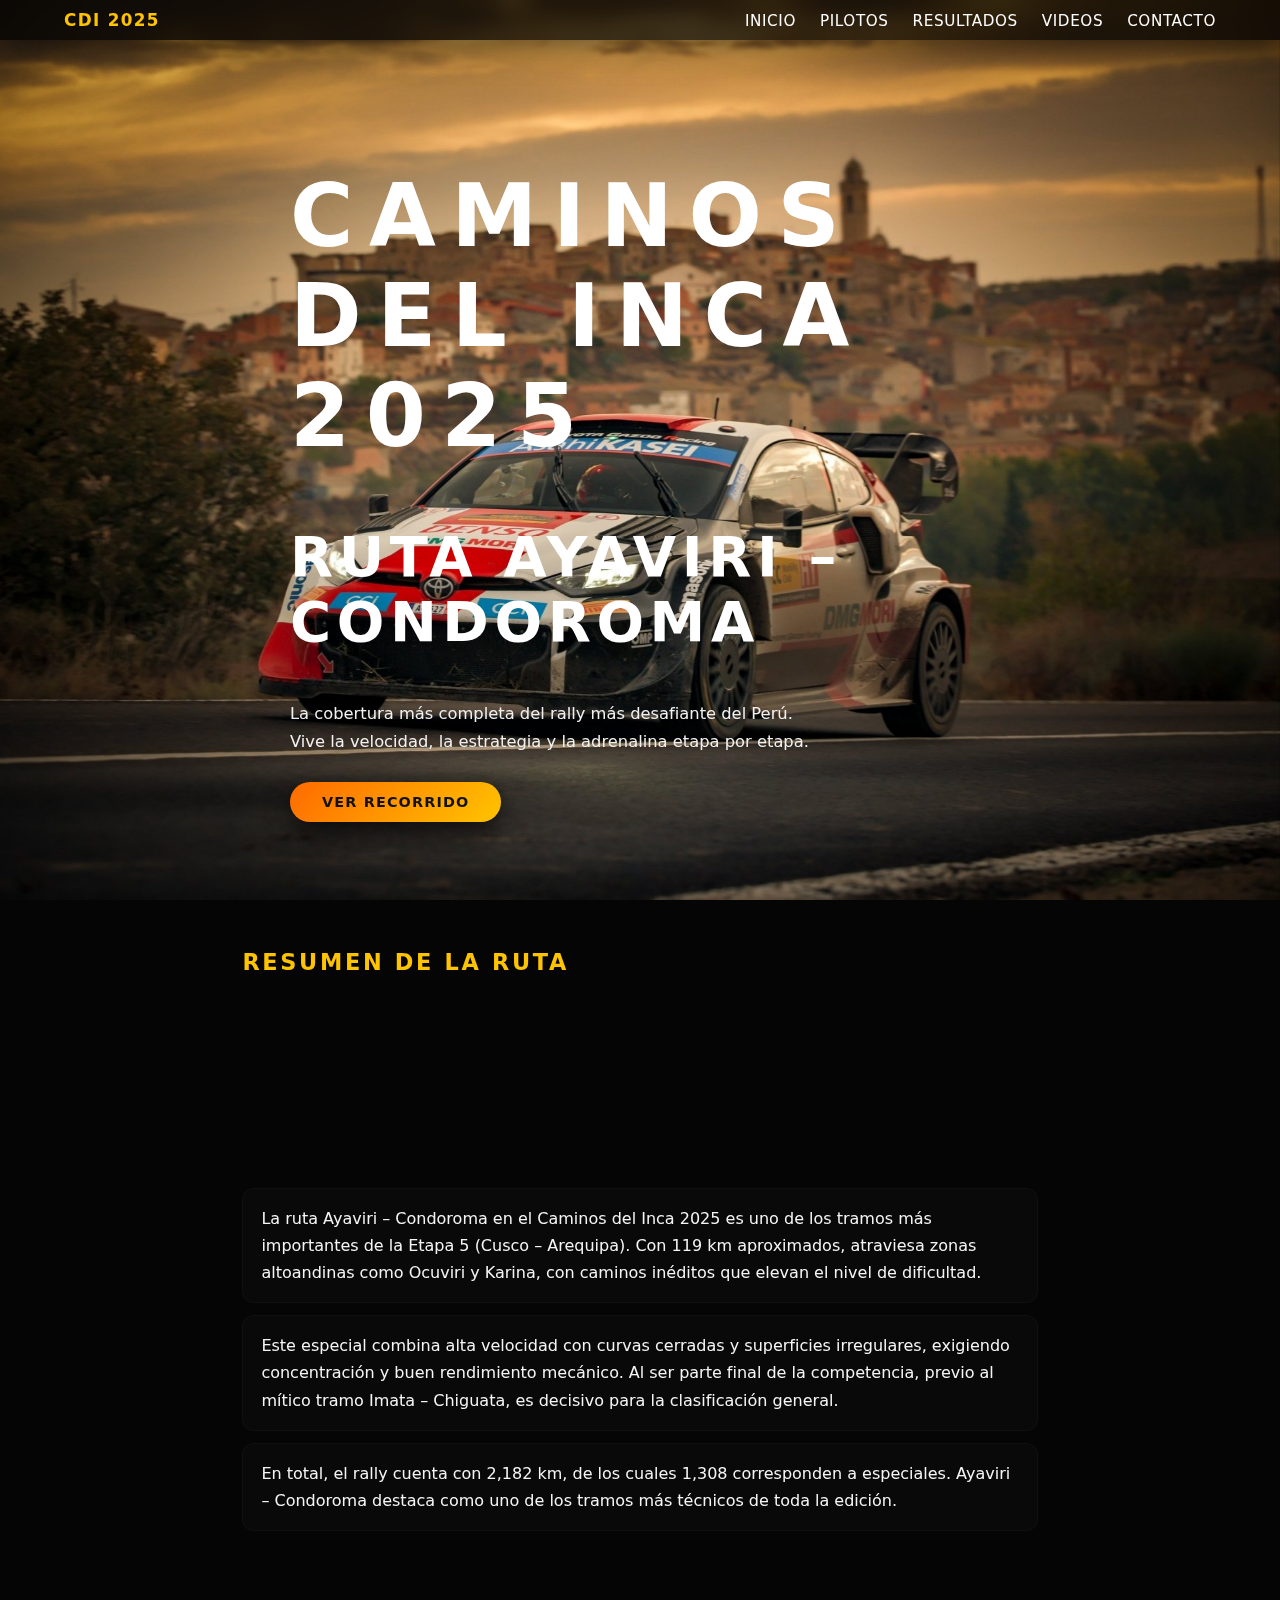
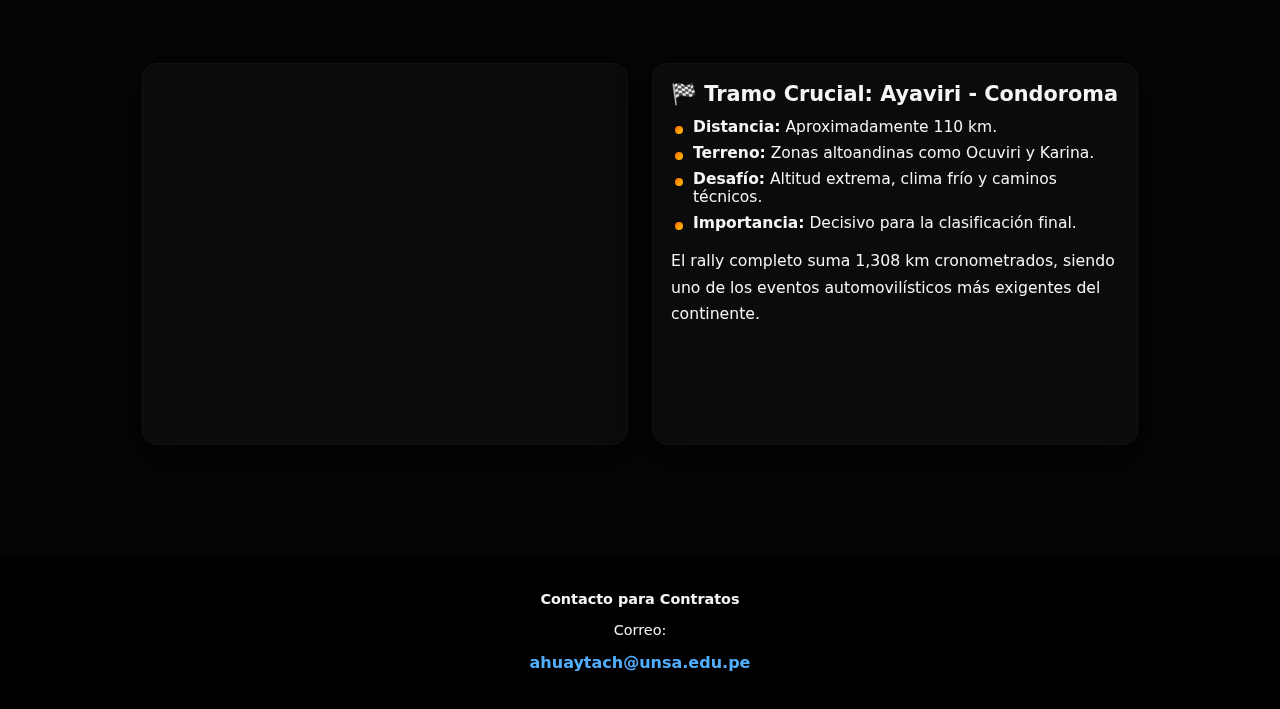
<file: index.html>
<!DOCTYPE html>
<html lang="es">
<head>
    <meta charset="UTF-8">
    <meta name="viewport" content="width=device-width, initial-scale=1.0">
    <title>Caminos del Inca 2025</title>
    <link rel="stylesheet" href="styles.css">
</head>
<body>

    

    <nav class="navbar">
        <div class="nav-container">
            <a class="logo" href="#">CDI 2025</a>
            <ul class="nav-links">
                <li><a href="#">Inicio</a></li>
                <li><a href="Pilotos.html">Pilotos</a></li>
                <li><a href="Resultados.html">Resultados</a></li>
                <li><a href="Videos.html">Videos</a></li>
                <li><a href="contacto.html">Contacto</a></li>
            </ul>
        </div>
    </nav>

    <div class="fondo">
        <img class="img-fondo" src="Rallyfnd9.jpg" alt="">
        <img class="img-encima" src="Rallyfnd8.jpg" alt="">
    </div>

    <header class="hero">
        <div class="hero-overlay"></div>
        <div class="hero-content">
            <h1>CAMINOS DEL INCA 2025</h1>
            <h2>RUTA AYAVIRI – CONDOROMA</h2>
            <p class="hero-intro">
                La cobertura más completa del rally más desafiante del Perú. Vive la velocidad,
                la estrategia y la adrenalina etapa por etapa.
            </p>
            <a class="btn-primary" href="#resumen">Ver recorrido</a>
        </div>
    </header>

    <main>

        <section id="resumen" class="section resumen">
            <h2>Resumen de la Ruta</h2>
<div id="trigger-fundido"></div>
            <p>
                La ruta Ayaviri – Condoroma en el Caminos del Inca 2025 es uno de los tramos más importantes de la Etapa 5 
                (Cusco – Arequipa). Con 119 km aproximados, atraviesa zonas altoandinas como Ocuviri y Karina,
                con caminos inéditos que elevan el nivel de dificultad.
            </p>

            <p>
                Este especial combina alta velocidad con curvas cerradas y superficies irregulares, exigiendo concentración y buen rendimiento mecánico.
                Al ser parte final de la competencia, previo al mítico tramo Imata – Chiguata, es decisivo para la clasificación general.
            </p>

            <p>
                En total, el rally cuenta con 2,182 km, de los cuales 1,308 corresponden a especiales. Ayaviri – Condoroma
                destaca como uno de los tramos más técnicos de toda la edición.
            </p>
        </section>

        <section class="section mapa-descripcion">
            <div class="map-container">
                <iframe 
                    src="https://www.google.com/maps/d/u/1/embed?mid=1bZTqvRNi58MLrZ5QdzgRr9U2xJ046dk&ehbc=2E312F"
                    loading="lazy">
                </iframe>
            </div>

            <div class="descripcion-container">
                <h3>🏁 Tramo Crucial: Ayaviri - Condoroma</h3>

                <ul>
                    <li><strong>Distancia:</strong> Aproximadamente 110 km.</li>
                    <li><strong>Terreno:</strong> Zonas altoandinas como Ocuviri y Karina.</li>
                    <li><strong>Desafío:</strong> Altitud extrema, clima frío y caminos técnicos.</li>
                    <li><strong>Importancia:</strong> Decisivo para la clasificación final.</li>
                </ul>

                <p>
                    El rally completo suma 1,308 km cronometrados, siendo uno de los eventos automovilísticos más exigentes del continente.
                </p>
            </div>
        </section>

    </main>


    <footer class="site-footer">
        <div class="footer-content">
            <p><strong>Contacto para Contratos</strong></p>
            <p>Correo:</p>
            <p>
                <a href="mailto:ahuaytach@unsa.edu.pe">ahuaytach@unsa.edu.pe</a>
            </p>
        </div>
    </footer>

    <script src="app2.js"></script>
</body>
</html>
</file>
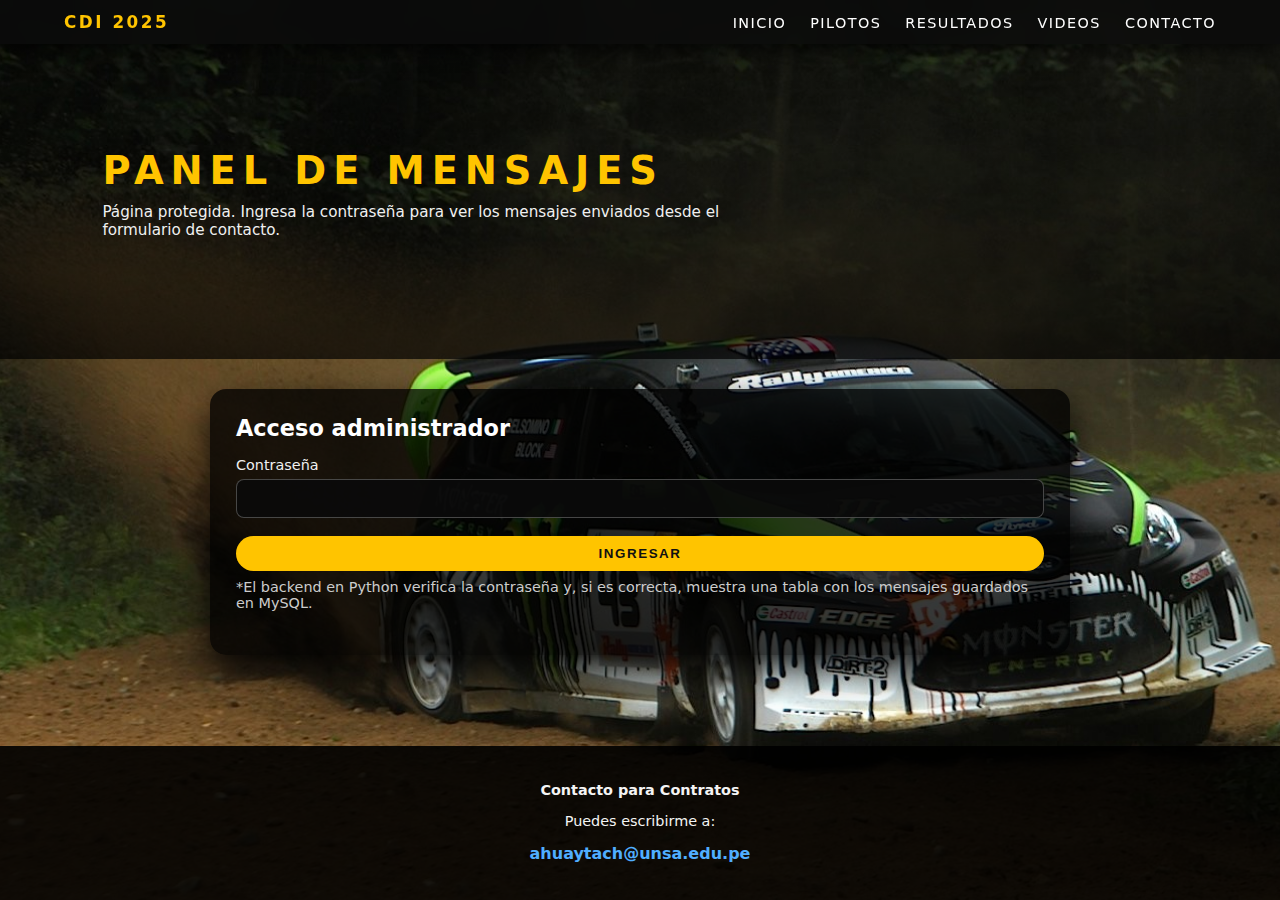
<file: admin_mensajes.html>
<!DOCTYPE html>
<html lang="es">
<head>
    <meta charset="UTF-8">
    <meta name="viewport" content="width=device-width, initial-scale=1.0">
    <title>Panel de mensajes - CDI 2025</title>
    <link rel="stylesheet" href="styles6.css">
</head>
<body>

    <nav class="navbar">
        <div class="nav-container">
            <a class="logo" href="index.html">CDI 2025</a>
            <ul class="nav-links">
                <li><a href="index.html">Inicio</a></li>
                <li><a href="Pilotos.html">Pilotos</a></li>
                <li><a href="Resultados.html">Resultados</a></li>
                <li><a href="Videos.html">Videos</a></li>
                <li><a href="contacto.html">Contacto</a></li>
            </ul>
        </div>
    </nav>

    <header class="sub-hero contacto-hero">
        <div class="hero-overlay"></div>
        <div class="sub-hero-content">
            <h1>Panel de mensajes</h1>
            <p>Página protegida. Ingresa la contraseña para ver los mensajes enviados desde el formulario de contacto.</p>
        </div>
    </header>

    <main>
        <section class="page-section">
            <div class="contact-card">
                <h2>Acceso administrador</h2>

                <form class="contact-form" action="http://localhost:8000/admin" method="POST">
                    <div class="form-group">
                        <label for="pass">Contraseña</label>
                        <input id="pass" name="password" type="password" required>
                    </div>

                    <button type="submit" class="btn-enviar">Ingresar</button>
                </form>

                <p class="admin-note">
                    *El backend en Python verifica la contraseña y, si es correcta, muestra una tabla con los mensajes
                    guardados en MySQL.
                </p>
            </div>
        </section>
    </main>

    <footer class="site-footer">
        <div class="footer-content">
            <p><strong>Contacto para Contratos</strong></p>
            <p>Puedes escribirme a:</p>
            <p>
                <a href="mailto:ahuaytach@unsa.edu.pe">ahuaytach@unsa.edu.pe</a>
            </p>
        </div>
    </footer>

</body>
</html>
</file>
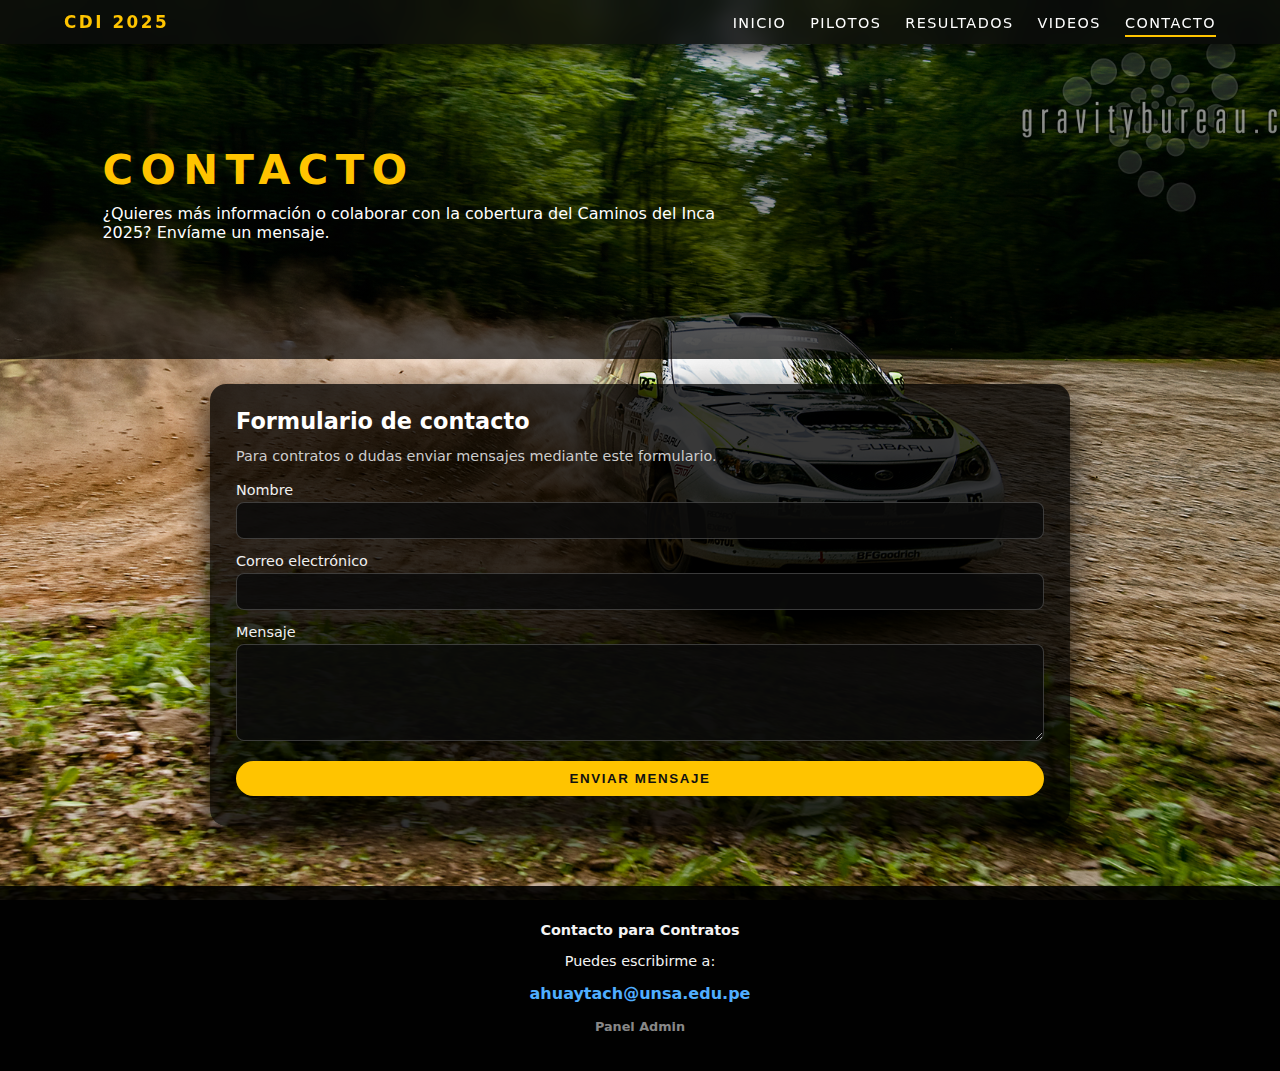
<file: contacto.html>
<!DOCTYPE html>
<html lang="es">
<head>
    <meta charset="UTF-8">
    <meta name="viewport" content="width=device-width, initial-scale=1.0">
    <title>Contacto - CDI 2025</title>
    <link rel="stylesheet" href="styles5.css">
</head>
<body>

    <nav class="navbar">
        <div class="nav-container">
            <a class="logo" href="index.html">CDI 2025</a>
            <ul class="nav-links">
                <li><a href="index.html">Inicio</a></li>
                <li><a href="Pilotos.html">Pilotos</a></li>
                <li><a href="Resultados.html">Resultados</a></li>
                <li><a href="Videos.html">Videos</a></li>
                <li><a class="active" href="contacto.html">Contacto</a></li>
            </ul>
        </div>
    </nav>

    <header class="sub-hero contacto-hero">
        <div class="hero-overlay"></div>
        <div class="sub-hero-content">
            <h1>Contacto</h1>
            <p>¿Quieres más información o colaborar con la cobertura del Caminos del Inca 2025? Envíame un mensaje.</p>
        </div>
    </header>

    <main>
        <section class="page-section">
            <div class="contact-card">
                <h2>Formulario de contacto</h2>
                <p class="contact-desc">
                    Para contratos o dudas enviar mensajes mediante este formulario.
                </p>

                <form class="contact-form" action="http://localhost:8000/enviar" method="POST">
                    <div class="form-group">
                        <label for="nombre">Nombre</label>
                        <input id="nombre" name="nombre" type="text" required>
                    </div>

                    <div class="form-group">
                        <label for="correo">Correo electrónico</label>
                        <input id="correo" name="correo" type="email" required>
                    </div>

                    <div class="form-group">
                        <label for="mensaje">Mensaje</label>
                        <textarea id="mensaje" name="mensaje" rows="5" required></textarea>
                    </div>

                    <button type="submit" class="btn-enviar">Enviar mensaje</button>
                </form>
            </div>
        </section>
    </main>

    <footer class="site-footer">
        <div class="footer-content">
            <p><strong>Contacto para Contratos</strong></p>
            <p>Puedes escribirme a:</p>
            <p>
                <a href="mailto:ahuaytach@unsa.edu.pe">ahuaytach@unsa.edu.pe</a>
            </p>
        </div>
        <p>
    <a href="admin_mensajes.html" style="
        color: #888; 
        font-size: 0.8rem; 
        text-decoration: none;
        ">Panel Admin</a>
    </p>

    </footer>

</body>
</html>
</file>
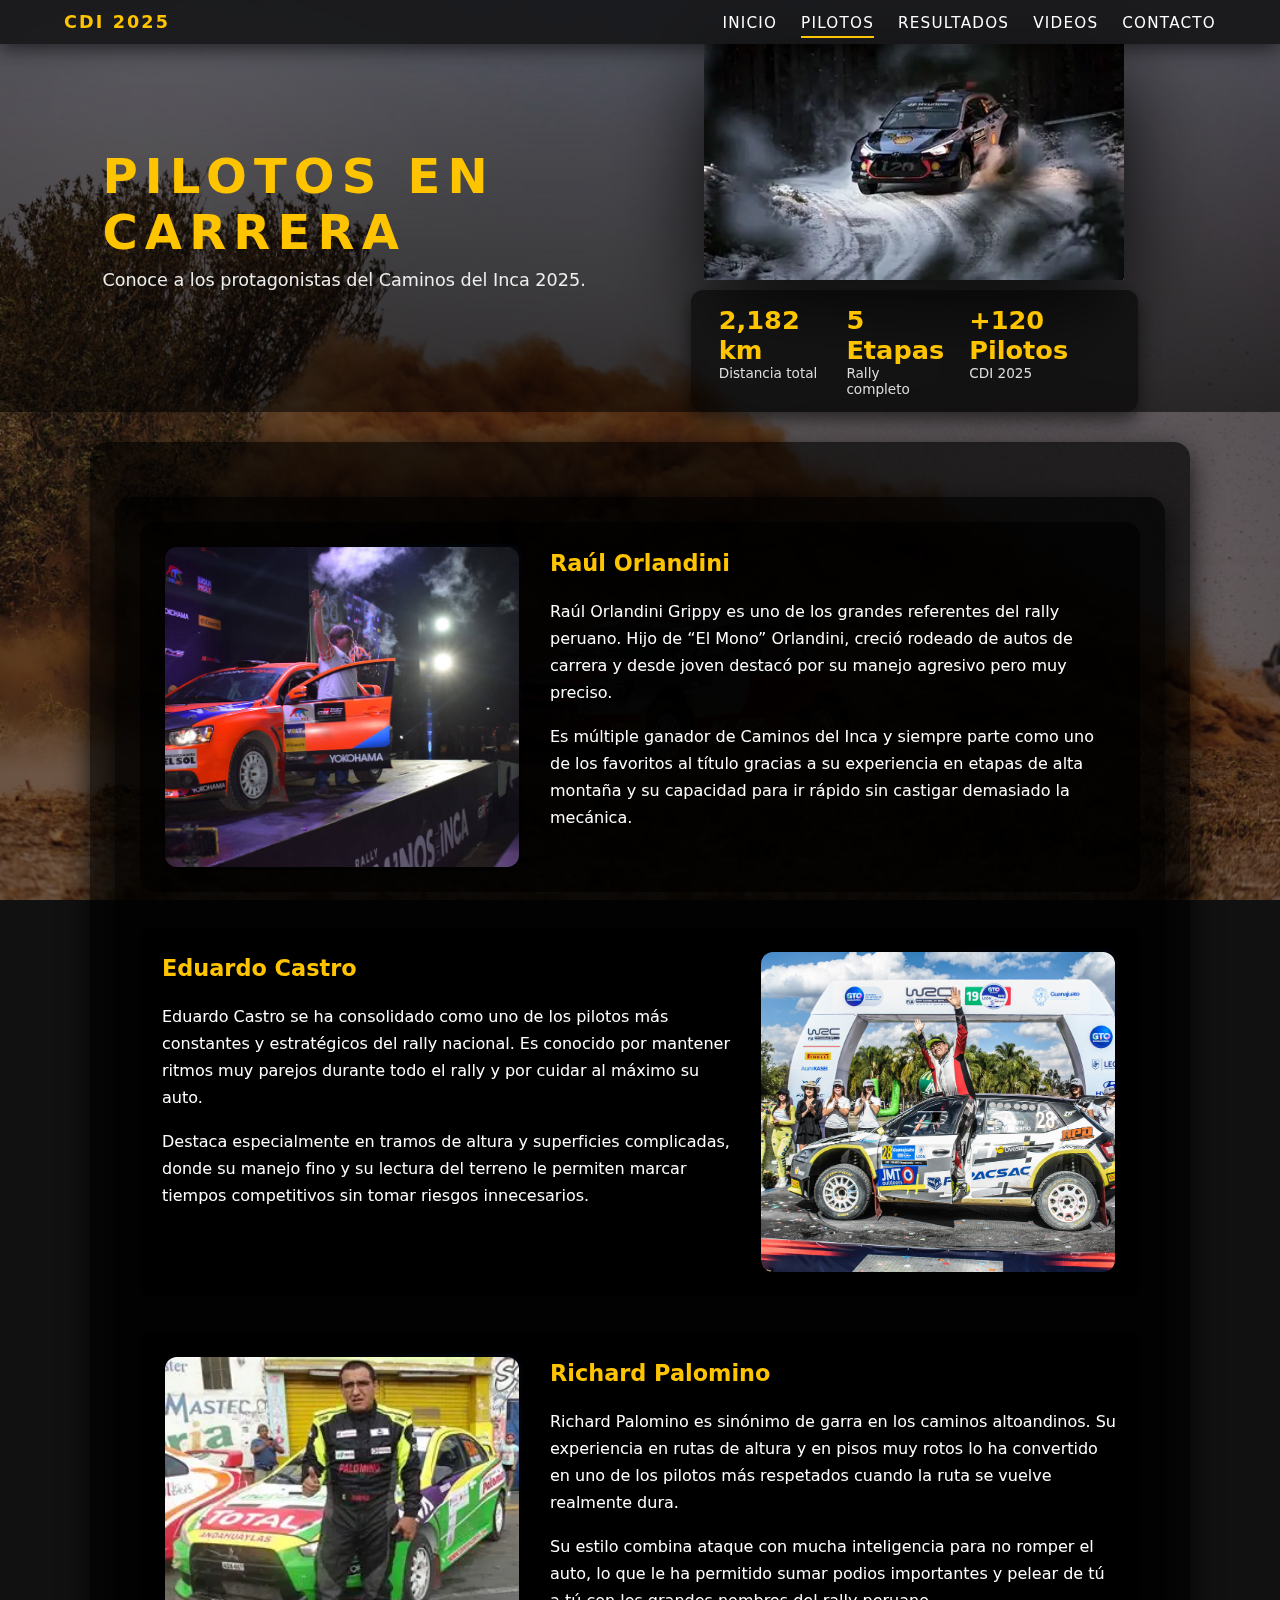
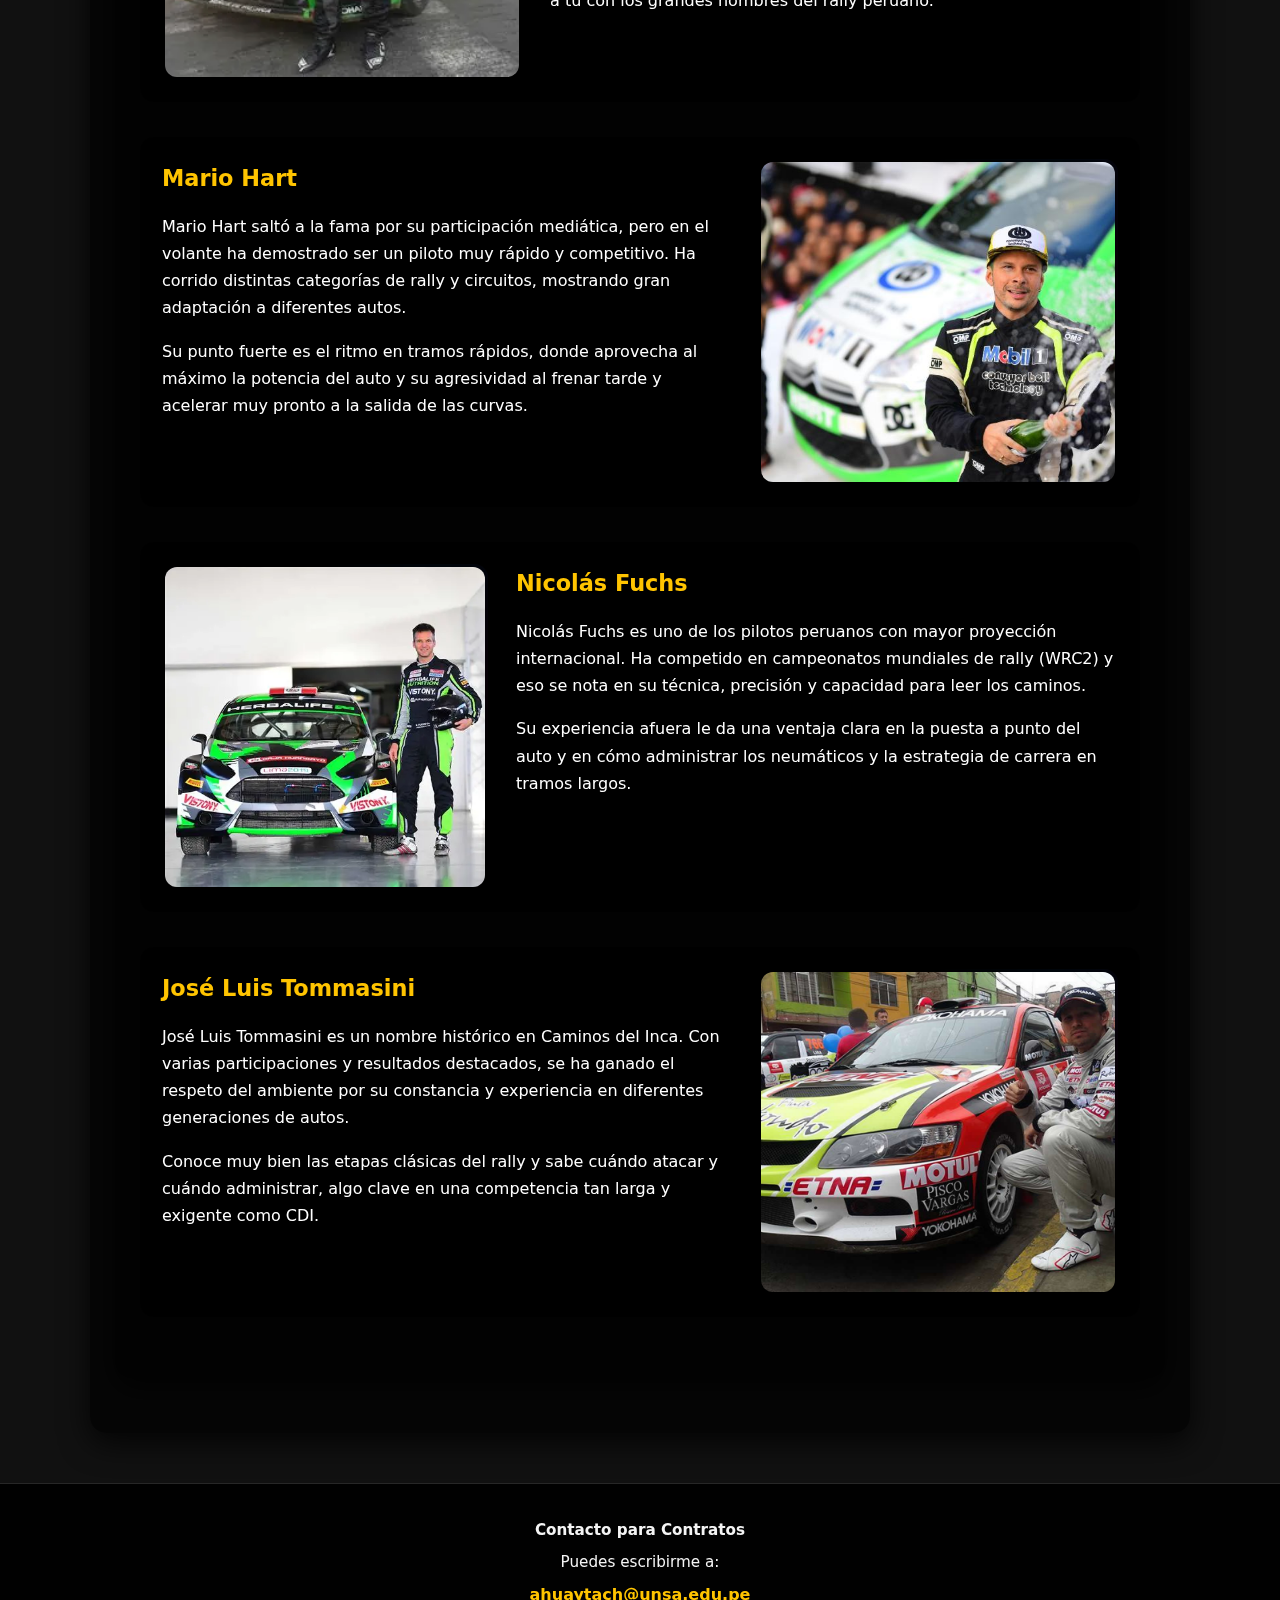
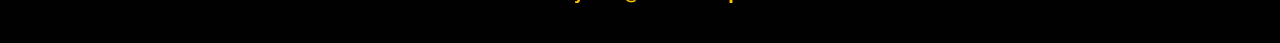
<file: Pilotos.html>
<!DOCTYPE html>
<html lang="es">
<head>
    <meta charset="UTF-8">
    <meta name="viewport" content="width=device-width, initial-scale=1.0">
    <title>Pilotos</title>
    <link rel="stylesheet" href="styles2.css"> 
</head>
<body>

    <div class="fondo"></div>

    <nav class="navbar">
        <div class="nav-container">
            <a class="logo" href="index.html">CDI 2025</a>
            <ul class="nav-links">
                <li><a href="index.html">Inicio</a></li>
                <li><a class="active" href="Pilotos.html">Pilotos</a></li>
                <li><a href="Resultados.html">Resultados</a></li>
                <li><a href="Videos.html">Videos</a></li>
                <li><a href="contacto.html">Contacto</a></li>
            </ul>
        </div>
    </nav>

    <header class="sub-hero">
        <div class="hero-overlay"></div>
        <div class="sub-hero-content">
            <h1>Pilotos en Carrera</h1>
            <p>Conoce a los protagonistas del Caminos del Inca 2025.</p>
        </div>
        <div class="sub-hero-right">

             <img class="hero-car" src="Rallyfnd10.webp" alt="Auto Rally">

             <div class="hero-stats">
             <div>
            <h3>2,182 km</h3>
            <p>Distancia total</p>
              </div>
              <div>
             <h3>5 Etapas</h3>
            <p>Rally completo</p>
              </div>
              <div>
            <h3>+120 Pilotos</h3>
            <p>CDI 2025</p>
                 </div>
                 </div>
            </div>
    </header>
 

    <main>
        <section class="page-section">

            <section class="page-section">

    <div class="Contenido2">
        <div class="Imagenruta">
            <img src="orlandini.jpg" alt="Raúl Orlandini">
        </div>
        <div class="textoR">
            <h3>Raúl Orlandini</h3>
            <p>
                Raúl Orlandini Grippy es uno de los grandes referentes del rally peruano. Hijo de
                “El Mono” Orlandini, creció rodeado de autos de carrera y desde joven destacó por
                su manejo agresivo pero muy preciso.
            </p>
            <p>
                Es múltiple ganador de Caminos del Inca y siempre parte como uno de los favoritos
                al título gracias a su experiencia en etapas de alta montaña y su capacidad para
                ir rápido sin castigar demasiado la mecánica.
            </p>
        </div>
    </div>

    <div class="Contenido3">
        <div class="Imagencastro">
            <img src="eduardocastro.jpeg" alt="Eduardo Castro">
        </div>
        <div class="textoR2">
            <h3>Eduardo Castro</h3>
            <p>
                Eduardo Castro se ha consolidado como uno de los pilotos más constantes y
                estratégicos del rally nacional. Es conocido por mantener ritmos muy parejos
                durante todo el rally y por cuidar al máximo su auto.
            </p>
            <p>
                Destaca especialmente en tramos de altura y superficies complicadas, donde su
                manejo fino y su lectura del terreno le permiten marcar tiempos competitivos sin
                tomar riesgos innecesarios.
            </p>
        </div>
    </div>

    <div class="Contenido4">
        <div class="Imagenpalomino">
            <img src="richardpalomino.webp" alt="Richard Palomino">
        </div>
        <div class="textoR3">
            <h3>Richard Palomino</h3>
            <p>
                Richard Palomino es sinónimo de garra en los caminos altoandinos. Su experiencia
                en rutas de altura y en pisos muy rotos lo ha convertido en uno de los pilotos más
                respetados cuando la ruta se vuelve realmente dura.
            </p>
            <p>
                Su estilo combina ataque con mucha inteligencia para no romper el auto, lo que le
                ha permitido sumar podios importantes y pelear de tú a tú con los grandes nombres
                del rally peruano.
            </p>
        </div>
    </div>

    <div class="Contenido5">
        <div class="Imagenhart">
            <img src="mariohard.jpg" alt="Mario Hart">
        </div>
        <div class="textoR4">
            <h3>Mario Hart</h3>
            <p>
                Mario Hart saltó a la fama por su participación mediática, pero en el volante ha
                demostrado ser un piloto muy rápido y competitivo. Ha corrido distintas categorías
                de rally y circuitos, mostrando gran adaptación a diferentes autos.
            </p>
            <p>
                Su punto fuerte es el ritmo en tramos rápidos, donde aprovecha al máximo la potencia
                del auto y su agresividad al frenar tarde y acelerar muy pronto a la salida de las
                curvas.
            </p>
        </div>
    </div>

    <div class="Contenido6">
        <div class="Imagenfuchs">
            <img src="nicolasfuchs.webp" alt="Nicolás Fuchs">
        </div>
        <div class="textoR5">
            <h3>Nicolás Fuchs</h3>
            <p>
                Nicolás Fuchs es uno de los pilotos peruanos con mayor proyección internacional.
                Ha competido en campeonatos mundiales de rally (WRC2) y eso se nota en su técnica,
                precisión y capacidad para leer los caminos.
            </p>
            <p>
                Su experiencia afuera le da una ventaja clara en la puesta a punto del auto y en
                cómo administrar los neumáticos y la estrategia de carrera en tramos largos.
            </p>
        </div>
    </div>

    <div class="Contenido7">
        <div class="Imagentommasini">
            <img src="joseluistomasini.jpg" alt="José Luis Tommasini">
        </div>
        <div class="textoR6">
            <h3>José Luis Tommasini</h3>
            <p>
                José Luis Tommasini es un nombre histórico en Caminos del Inca. Con varias
                participaciones y resultados destacados, se ha ganado el respeto del ambiente
                por su constancia y experiencia en diferentes generaciones de autos.
            </p>
            <p>
                Conoce muy bien las etapas clásicas del rally y sabe cuándo atacar y cuándo
                administrar, algo clave en una competencia tan larga y exigente como CDI.
            </p>
        </div>
    </div>

    <div class="trigger-fondo"></div>

</section>

        </section>
    </main>

    <footer class="site-footer">
        <div class="footer-content">
            <p><strong>Contacto para Contratos</strong></p>
            <p>Puedes escribirme a:</p>
            <p><a href="mailto:ahuaytach@unsa.edu.pe">ahuaytach@unsa.edu.pe</a></p>
        </div>
    </footer>

    <script src="app.js"></script>
</body>
</html>
</file>
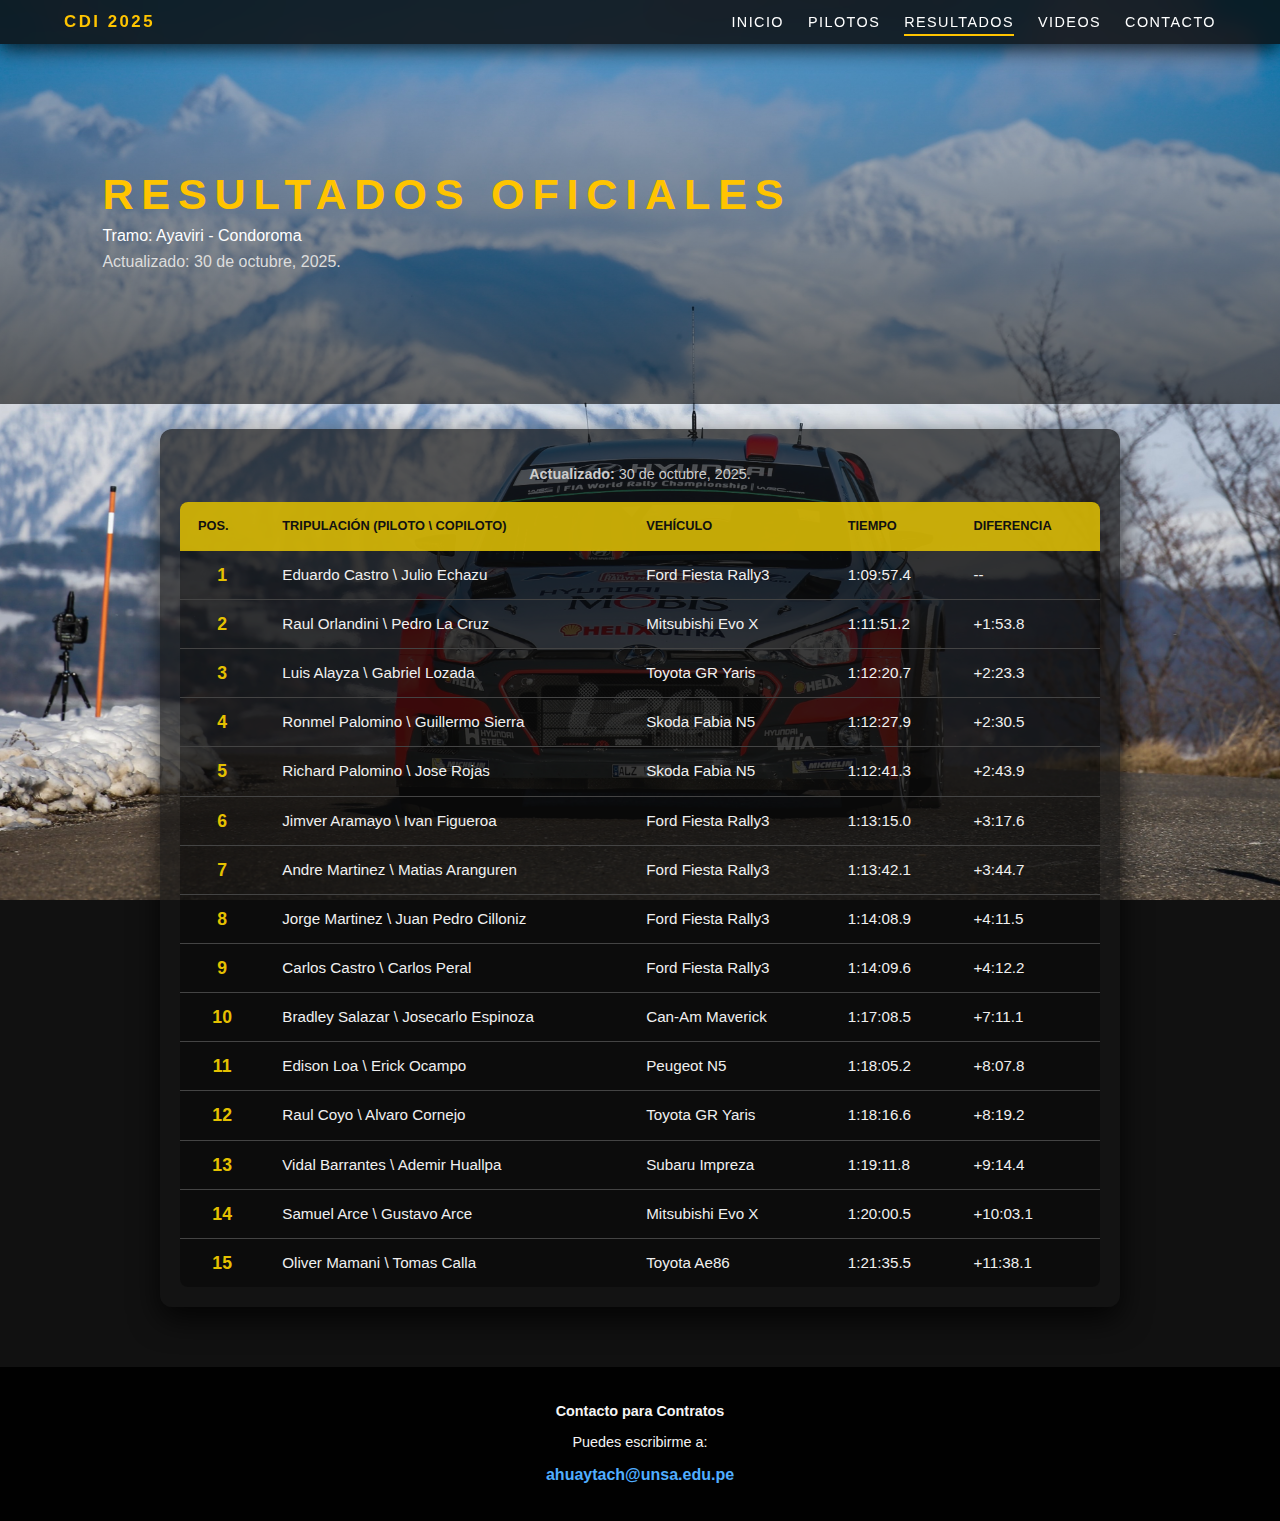
<file: Resultados.html>
<!DOCTYPE html>
<html lang="es">
<head>
    <meta charset="UTF-8">
    <meta name="viewport" content="width=device-width, initial-scale=1.0">
    <title>Resultados</title>
    <link rel="stylesheet" href="styles3.css">
</head>
<body>

    <nav class="navbar">
        <div class="nav-container">
            <a class="logo" href="index.html">CDI 2025</a>
            <ul class="nav-links">
                <li><a href="index.html">Inicio</a></li>
                <li><a href="Pilotos.html">Pilotos</a></li>
                <li><a class="active" href="Resultados.html">Resultados</a></li>
                <li><a href="Videos.html">Videos</a></li>
                <li><a href="contacto.html">Contacto</a></li>
            </ul>
        </div>
    </nav>

    <header class="sub-hero resultados-hero">
        <div class="hero-overlay"></div>
        <div class="sub-hero-content">
            <h1>Resultados Oficiales</h1>
            <p>Tramo: Ayaviri - Condoroma</p>
            <p class="hero-date">Actualizado: 30 de octubre, 2025.</p>
        </div>
    </header>

    <main>
        <section class="page-section">
            <div class="ContenidoResultados">
                <p><strong>Actualizado:</strong> 30 de octubre, 2025.</p>

                <table class="tabla-resultados">
                    <thead>
                        <tr>
                            <th>Pos.</th>
                            <th>Tripulación (Piloto \ Copiloto)</th>
                            <th>Vehículo</th>
                            <th>Tiempo</th>
                            <th>Diferencia</th>
                        </tr>
                    </thead>
                    <tbody>
                        <tr>
                            <td><strong>1</strong></td>
                            <td>Eduardo Castro \ Julio Echazu</td>
                            <td>Ford Fiesta Rally3</td>
                            <td>1:09:57.4</td>
                            <td>--</td>
                        </tr>
                        <tr>
                            <td><strong>2</strong></td>
                            <td>Raul Orlandini \ Pedro La Cruz</td>
                            <td>Mitsubishi Evo X</td>
                            <td>1:11:51.2</td>
                            <td>+1:53.8</td>
                        </tr>
                        <tr>
                            <td><strong>3</strong></td>
                            <td>Luis Alayza \ Gabriel Lozada</td>
                            <td>Toyota GR Yaris</td>
                            <td>1:12:20.7</td>
                            <td>+2:23.3</td>
                        </tr>
                        <tr>
                            <td><strong>4</strong></td>
                            <td>Ronmel Palomino \ Guillermo Sierra</td>
                            <td>Skoda Fabia N5</td>
                            <td>1:12:27.9</td>
                            <td>+2:30.5</td>
                        </tr>
                        <tr>
                            <td><strong>5</strong></td>
                            <td>Richard Palomino \ Jose Rojas</td>
                            <td>Skoda Fabia N5</td>
                            <td>1:12:41.3</td>
                            <td>+2:43.9</td>
                        </tr>
                        <tr>
                            <td><strong>6</strong></td>
                            <td>Jimver Aramayo \ Ivan Figueroa</td>
                            <td>Ford Fiesta Rally3</td>
                            <td>1:13:15.0</td>
                            <td>+3:17.6</td>
                        </tr>
                        <tr>
                            <td><strong>7</strong></td>
                            <td>Andre Martinez \ Matias Aranguren</td>
                            <td>Ford Fiesta Rally3</td>
                            <td>1:13:42.1</td>
                            <td>+3:44.7</td>
                        </tr>
                        <tr>
                            <td><strong>8</strong></td>
                            <td>Jorge Martinez \ Juan Pedro Cilloniz</td>
                            <td>Ford Fiesta Rally3</td>
                            <td>1:14:08.9</td>
                            <td>+4:11.5</td>
                        </tr>
                        <tr>
                            <td><strong>9</strong></td>
                            <td>Carlos Castro \ Carlos Peral</td>
                            <td>Ford Fiesta Rally3</td>
                            <td>1:14:09.6</td>
                            <td>+4:12.2</td>
                        </tr>
                        <tr>
                            <td><strong>10</strong></td>
                            <td>Bradley Salazar \ Josecarlo Espinoza</td>
                            <td>Can-Am Maverick</td>
                            <td>1:17:08.5</td>
                            <td>+7:11.1</td>
                        </tr>
                        <tr>
                            <td><strong>11</strong></td>
                            <td>Edison Loa \ Erick Ocampo</td>
                            <td>Peugeot N5</td>
                            <td>1:18:05.2</td>
                            <td>+8:07.8</td>
                        </tr>
                        <tr>
                            <td><strong>12</strong></td>
                            <td>Raul Coyo \ Alvaro Cornejo</td>
                            <td>Toyota GR Yaris</td>
                            <td>1:18:16.6</td>
                            <td>+8:19.2</td>
                        </tr>
                        <tr>
                            <td><strong>13</strong></td>
                            <td>Vidal Barrantes \ Ademir Huallpa</td>
                            <td>Subaru Impreza</td>
                            <td>1:19:11.8</td>
                            <td>+9:14.4</td>
                        </tr>
                        <tr>
                            <td><strong>14</strong></td>
                            <td>Samuel Arce \ Gustavo Arce</td>
                            <td>Mitsubishi Evo X</td>
                            <td>1:20:00.5</td>
                            <td>+10:03.1</td>
                        </tr>
                        <tr>
                            <td><strong>15</strong></td>
                            <td>Oliver Mamani \ Tomas Calla</td>
                            <td>Toyota Ae86</td>
                            <td>1:21:35.5</td>
                            <td>+11:38.1</td>
                        </tr>
                    </tbody>
                </table>
            </div>
        </section>
    </main>

    <footer class="site-footer">
        <div class="footer-content">
            <p><strong>Contacto para Contratos</strong></p>
            <p>Puedes escribirme a:</p>
            <p>
                <a href="mailto:ahuaytach@unsa.edu.pe">ahuaytach@unsa.edu.pe</a>
            </p>
        </div>
    </footer>

</body>
</html>
</file>
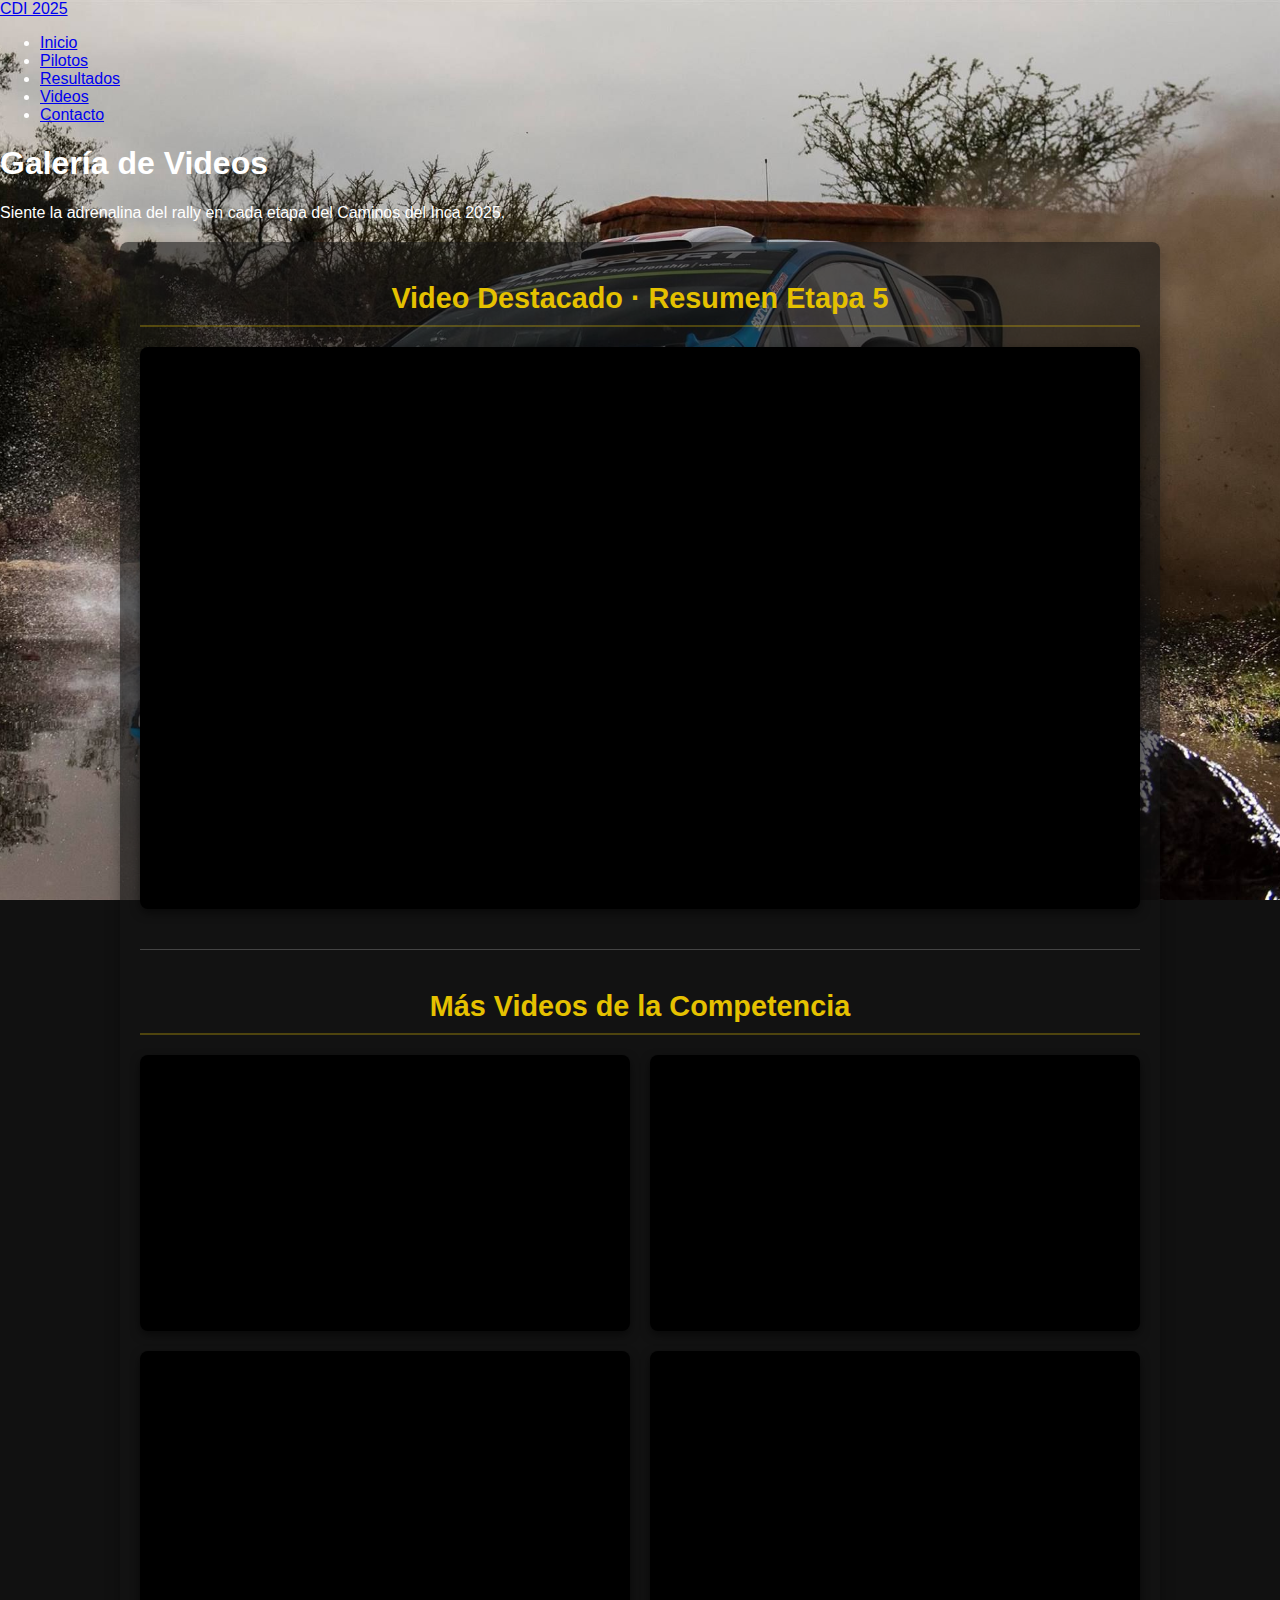
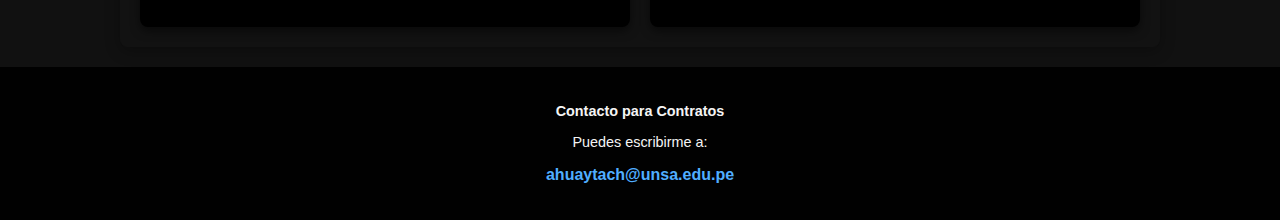
<file: Videos.html>
<!DOCTYPE html>
<html lang="es">
<head>
    <meta charset="UTF-8">
    <meta name="viewport" content="width=device-width, initial-scale=1.0">
    <title>Videos</title>
    <link rel="stylesheet" href="styles4.css">
</head>
<body>

    <nav class="navbar">
        <div class="nav-container">
            <a class="logo" href="index.html">CDI 2025</a>
            <ul class="nav-links">
                <li><a href="index.html">Inicio</a></li>
                <li><a href="Pilotos.html">Pilotos</a></li>
                <li><a href="Resultados.html">Resultados</a></li>
                <li><a class="active" href="Videos.html">Videos</a></li>
                <li><a href="contacto.html">Contacto</a></li>
            </ul>
        </div>
    </nav>

    <header class="sub-hero videos-hero">
        <div class="hero-overlay"></div>
        <div class="sub-hero-content">
            <h1>Galería de Videos</h1>
            <p>Siente la adrenalina del rally en cada etapa del Caminos del Inca 2025.</p>
        </div>
    </header>

    <main>
        <section class="page-section">

            <div class="ContenidoVideos">
                <h3 class="section-title">Video Destacado · Resumen Etapa 5</h3>

                <div class="video-responsive-wrapper destacado">
                    <iframe 
                        src="https://www.youtube.com/embed/3APhj_-soq0"
                        title="Resumen Etapa 5 CDI 2025"
                        frameborder="0"
                        allow="accelerometer; autoplay; clipboard-write; encrypted-media; gyroscope; picture-in-picture"
                        allowfullscreen>
                    </iframe>
                </div>

                <hr class="video-separator">

                <h3 class="section-title">Más Videos de la Competencia</h3>

                <div class="video-grid">
                    <div class="video-responsive-wrapper">
                        <iframe 
                            src="https://www.youtube.com/embed/MjBJ9kgCI-Q"
                            title="Video 2"
                            frameborder="0"
                            allow="accelerometer; autoplay; clipboard-write; encrypted-media; gyroscope; picture-in-picture"
                            allowfullscreen>
                        </iframe>
                    </div>

                    <div class="video-responsive-wrapper">
                        <iframe 
                            src="https://www.youtube.com/embed/PLZ2GqMzPwk"
                            title="Video 3"
                            frameborder="0"
                            allow="accelerometer; autoplay; clipboard-write; encrypted-media; gyroscope; picture-in-picture"
                            allowfullscreen>
                        </iframe>
                    </div>

                    <div class="video-responsive-wrapper">
                        <iframe 
                            src="https://www.youtube.com/embed/E6ipzN4dKiQ"
                            title="Video 4"
                            frameborder="0"
                            allow="accelerometer; autoplay; clipboard-write; encrypted-media; gyroscope; picture-in-picture"
                            allowfullscreen>
                        </iframe>
                    </div>

                    <div class="video-responsive-wrapper">
                        <iframe 
                            src="https://www.youtube.com/embed/6PIxa4kL3Dw"
                            title="Video 5"
                            frameborder="0"
                            allow="accelerometer; autoplay; clipboard-write; encrypted-media; gyroscope; picture-in-picture"
                            allowfullscreen>
                        </iframe>
                    </div>
                </div>
            </div>

        </section>
    </main>

    <footer class="site-footer">
        <div class="footer-content">
            <p><strong>Contacto para Contratos</strong></p>
            <p>Puedes escribirme a:</p>
            <p>
                <a href="mailto:ahuaytach@unsa.edu.pe">ahuaytach@unsa.edu.pe</a>
            </p>
        </div>
    </footer>

</body>
</html>
</file>
<file: styles.css>
* {
    box-sizing: border-box;
}

body {
    margin: 0;
    padding: 0;
    font-family: "Segoe UI", system-ui, -apple-system, sans-serif;
    background-color: #050505;
    color: #f5f5f5;
}


.site-footer {
    background-color: rgba(0, 0, 0, 0.9);
    color: #f4f4f4;
    padding: 25px 20px;
    text-align: center;
    font-size: 0.9rem;
    line-height: 1.6;
}

.footer-content {
    max-width: 800px;
    margin: 0 auto;
}

.site-footer p {
    margin: 8px 0;
}

.site-footer a {
    color: #50aeff;
    text-decoration: none;
    font-weight: bold;
    font-size: 1rem;
}

.site-footer a:hover {
    text-decoration: underline;
}


.navbar {
    position: fixed;
    top: 0;
    left: 0;
    width: 100%;
    z-index: 50;
    background: rgba(0, 0, 0, 0.75);
    backdrop-filter: blur(10px);
    box-shadow: 0 10px 30px rgba(0, 0, 0, 0.6);
}

.nav-container {
    max-width: 1200px;
    margin: 0 auto;
    padding: 10px 24px;
    display: flex;
    align-items: center;
    justify-content: space-between;
}

.logo {
    color: #ffc400;
    font-weight: 800;
    letter-spacing: 0.08em;
    text-decoration: none;
    text-transform: uppercase;
    font-size: 1.05rem;
}

.nav-links {
    list-style: none;
    display: flex;
    gap: 24px;
    margin: 0;
    padding: 0;
}

.nav-links a {
    position: relative;
    color: #ffffff;
    text-decoration: none;
    font-size: 0.95rem;
    letter-spacing: 0.04em;
    text-transform: uppercase;
    padding-bottom: 3px;
    transition: color 0.2s ease;
}

.nav-links a::after {
    content: "";
    position: absolute;
    left: 0;
    bottom: 0;
    width: 0;
    height: 2px;
    background: #ff6a00;
    transition: width 0.25s ease;
}

.nav-links a:hover {
    color: #ffc400;
}

.nav-links a:hover::after {
    width: 100%;
}

@media (max-width: 768px) {
    .nav-container {
        flex-direction: column;
        gap: 10px;
        align-items: flex-start;
    }

    .nav-links {
        flex-wrap: wrap;
        gap: 12px;
    }
}


.hero {
    position: relative;
    min-height: 90vh;
    margin-top: 60px;
    display: flex;
    align-items: center;
    justify-content: center;
    padding: 0 8%;
    background: transparent;
    color: #ffffff;
    overflow: hidden;
}


.hero-overlay {
    display: none;
}

.hero-content {
    position: relative;
    max-width: 700px;
    text-align: left;
    animation: heroFade 1.1s ease-out forwards;
}

.hero h1 {
    font-size: clamp(3.8rem, 5.5vw + 1rem, 6rem);
    font-weight: 900;
    letter-spacing: 0.18em;
}

.hero h2 {
    font-size: clamp(2.2rem, 3.5vw + 0.8rem, 3.5rem);
    font-weight: 700;
    letter-spacing: 0.1em;
}



.hero-intro {
    max-width: 520px;
    font-size: 1.02rem;
    line-height: 1.7;
    margin-bottom: 26px;
    color: #f1f1f1;
}

.btn-primary {
    display: inline-block;
    padding: 12px 32px;
    border-radius: 999px;
    border: none;
    background: linear-gradient(135deg, #ff6a00, #ffc400);
    color: #121212;
    font-weight: 700;
    text-transform: uppercase;
    letter-spacing: 0.08em;
    font-size: 0.9rem;
    text-decoration: none;
    box-shadow: 0 10px 25px rgba(0, 0, 0, 0.7);
    transition: transform 0.18s ease, box-shadow 0.18s ease, filter 0.18s ease;
}

.btn-primary:hover {
    transform: translateY(-2px);
    box-shadow: 0 16px 30px rgba(0, 0, 0, 0.8);
    filter: brightness(1.05);
}

@keyframes heroFade {
    from {
        opacity: 0;
        transform: translateY(12px);
    }
    to {
        opacity: 1;
        transform: translateY(0);
    }
}


.section {
    padding: 60px 8%;
}

.section h2 {
    text-transform: uppercase;
    letter-spacing: 0.12em;
    font-size: 1.4rem;
    margin-bottom: 20px;
    color: #ffc400;
}


.resumen {
    max-width: 1000px;
    margin: 0 auto;
}

.resumen p {
    background: rgba(10, 10, 10, 0.85);
    border-radius: 12px;
    padding: 16px 18px;
    margin: 12px 0;
    line-height: 1.7;
    font-size: 1rem;
    border: 1px solid rgba(255, 255, 255, 0.03);
}


.mapa-descripcion {
    max-width: 1200px;
    margin: 0 auto 50px;
    display: flex;
    flex-wrap: wrap;
    gap: 24px;
    align-items: stretch;
}

.map-container,
.descripcion-container {
    flex: 1 1 320px;
    background: rgba(12, 12, 12, 0.9);
    border-radius: 16px;
    padding: 18px;
    box-shadow: 0 15px 35px rgba(0, 0, 0, 0.8);
    border: 1px solid rgba(255, 255, 255, 0.03);
}

.map-container iframe {
    width: 100%;
    min-height: 340px;
    border: none;
    border-radius: 12px;
}

.descripcion-container h3 {
    margin-top: 0;
    margin-bottom: 12px;
    font-size: 1.3rem;
}

.descripcion-container p {
    font-size: 0.98rem;
    line-height: 1.7;
}

.descripcion-container ul {
    list-style: none;
    padding: 0;
    margin: 10px 0 16px;
}

.descripcion-container li {
    position: relative;
    padding-left: 22px;
    margin-bottom: 8px;
    font-size: 0.97rem;
}

.descripcion-container li::before {
    content: "";
    position: absolute;
    left: 4px;
    top: 8px;
    width: 8px;
    height: 8px;
    border-radius: 50%;
    background: linear-gradient(135deg, #ff6a00, #ffc400);
}

@media (max-width: 900px) {
    .mapa-descripcion {
        flex-direction: column;
    }
}

.fondo {
    position: fixed;
    top: 0;
    left: 0;
    width: 100vw;
    height: 100vh;
    z-index: -1;
}

.fondo img {
    position: absolute;
    top: 0;
    left: 0;
    width: 100%;
    height: 100%;
    object-fit: cover;
}

.img-encima {
    opacity: 0;
    transition: opacity 1.5s ease-in-out;
}

.fondo.visible .img-encima {
    opacity: 1;
}

.ContenidoIntro {
    max-width: 1000px;
    margin: 20px auto;
    padding: 20px;
    text-align: center;
    font-size: 1.1rem;
    line-height: 1.6;
    background-color: rgba(20, 20, 20, 0.7);
    border-radius: 8px;
}

.ContenidoIntro p {
    margin: 0;
}

.ContenidoIntro strong {
    color: #e5c100;
}

.menu-navegacion {
    display: flex;
    justify-content: center;
    gap: 20px;
    padding: 30px;
    background-color: #181818;
}

.opcion-neon {
    position: relative;
    border-radius: 80px;
    padding: 3px;
    overflow: hidden;
    z-index: 1;
}

.opcion-neon::before {
    content: "";
    position: absolute;
    top: -50%;
    left: -50%;
    width: 200%;
    height: 200%;
    z-index: -1;
    background: conic-gradient(
        transparent,
        rgba(217, 186, 6, 0.7),
        rgba(237, 237, 237, 0.7),
        transparent
    );
    animation: rotar 4s linear infinite;
    opacity: 0;
    transition: opacity 0.3s ease-in-out;
}

.opcion-neon a {
    display: block;
    background-color: #2c2c2c;
    color: white;
    text-decoration: none;
    padding: 15px 30px;
    border-radius: 80px;
    transition: color 0.3s ease;
}

.opcion-neon:hover::before {
    opacity: 1;
}

.opcion-neon:hover a {
    color: rgb(180, 154, 8);
}

@keyframes rotar {
    from {
        transform: rotate(0deg);
    }
    to {
        transform: rotate(360deg);
    }
}

.ContenidoP {
    position: relative;
    z-index: 1;
}

.Contenido1 {
    text-align: center;
}

.Contenido2,
.Contenido3 {
    display: flex;
    align-items: center;
    gap: 25px;
    max-width: 1000px;
    padding: 20px;
    justify-items: center;
    margin: 0 auto;
}

.Maparuta {
    flex: 1;
    max-width: 600px;
}

.Maparuta iframe {
    width: 100%;
    height: 600px;
    border: 0;
}

.Descripcion {
    flex: 1;
    text-align: center;
}
#trigger-fundido {
    margin-top: 200px;
    height: 1px;
}
</file>
<file: styles6.css>
* {
    box-sizing: border-box;
}

body {
    margin: 0;
    padding: 0;
    font-family: "Segoe UI", system-ui, sans-serif;
    background-color: #111;
    color: white;

    background-image: url('Rallyfnd13.jpg');
    background-size: cover;
    background-position: center;
    background-attachment: fixed;
}


.navbar {
    position: sticky;
    top: 0;
    width: 100%;
    background: rgba(10,10,10,0.85);
    backdrop-filter: blur(10px);
    z-index: 50;
    box-shadow: 0 5px 20px rgba(0,0,0,0.8);
}

.nav-container {
    max-width: 1200px;
    margin: auto;
    padding: 12px 24px;
    display: flex;
    justify-content: space-between;
    align-items: center;
}

.logo {
    font-size: 1.05rem;
    font-weight: 800;
    text-transform: uppercase;
    letter-spacing: 0.15em;
    color: #ffc400;
    text-decoration: none;
}

.nav-links {
    list-style: none;
    display: flex;
    gap: 24px;
    margin: 0;
    padding: 0;
}

.nav-links a {
    color: #fff;
    text-decoration: none;
    text-transform: uppercase;
    font-size: 0.9rem;
    letter-spacing: 0.1em;
    padding-bottom: 3px;
    position: relative;
    transition: color 0.2s ease;
}

.nav-links a:hover {
    color: #ffc400;
}

.nav-links a::after {
    content: "";
    position: absolute;
    left: 0;
    bottom: -3px;
    height: 2px;
    width: 0;
    background: #ffc400;
    transition: width 0.2s ease;
}

.nav-links a:hover::after,
.nav-links a.active::after {
    width: 100%;
}


.sub-hero {
    position: relative;
    min-height: 35vh;
    padding: 0 8%;
    display: flex;
    align-items: center;
}

.contacto-hero {
}

.hero-overlay {
    position: absolute;
    inset: 0;
    background: linear-gradient(
        to top,
        rgba(0,0,0,0.7),
        rgba(0,0,0,0.15)
    );
}

.sub-hero-content {
    position: relative;
    z-index: 1;
    max-width: 650px;
}

.sub-hero h1 {
    margin: 0;
    font-size: 2.4rem;
    text-transform: uppercase;
    letter-spacing: 0.18em;
    color: #ffc400;
}

.sub-hero p {
    margin-top: 10px;
    font-size: 0.95rem;
    color: #f0f0f0;
}


.page-section {
    max-width: 900px;
    margin: 30px auto 70px;
    padding: 0 20px;
}

.contact-card {
    background: rgba(0,0,0,0.78);
    border-radius: 16px;
    padding: 26px 26px 30px;
    box-shadow: 0 15px 35px rgba(0,0,0,0.9);
}

.contact-card h2 {
    margin-top: 0;
    margin-bottom: 10px;
    font-size: 1.4rem;
}

.contact-desc,
.admin-note {
    margin-top: 8px;
    font-size: 0.9rem;
    color: #ccc;
}


.contact-form {
    margin-top: 16px;
    display: flex;
    flex-direction: column;
    gap: 14px;
}

.form-group {
    display: flex;
    flex-direction: column;
    gap: 6px;
}

.form-group label {
    color: #f0f0f0;
    font-size: 0.9rem;
}

.form-group input {
    border-radius: 8px;
    border: 1px solid rgba(255,255,255,0.25);
    background: rgba(10,10,10,0.9);
    padding: 10px 12px;
    color: #fff;
    outline: none;
    font-size: 0.95rem;
}

.form-group input:focus {
    border-color: #ffc400;
}


.btn-enviar {
    margin-top: 4px;
    padding: 10px 18px;
    border-radius: 999px;
    border: none;
    cursor: pointer;
    background: #ffc400;
    color: #111;
    font-weight: 600;
    text-transform: uppercase;
    letter-spacing: 0.12em;
    transition: background 0.2s ease, transform 0.2s ease;
}

.btn-enviar:hover {
    background: #ffdd40;
    transform: translateY(-1px);
}


.site-footer {
    background-color: rgba(0, 0, 0, 0.9);
    color: #f4f4f4;
    padding: 25px 20px;
    text-align: center;
    font-size: 0.9rem;
    line-height: 1.6;
}

.footer-content {
    max-width: 800px;
    margin: 0 auto;
}

.site-footer p {
    margin: 8px 0;
}

.site-footer a {
    color: #50aeff;
    text-decoration: none;
    font-weight: bold;
    font-size: 1rem;
}

.site-footer a:hover {
    text-decoration: underline;
}


@media (max-width: 768px) {
    .sub-hero {
        padding: 20px;
        text-align: center;
    }

    .sub-hero-content {
        max-width: 100%;
    }
}
body {
    display: flex;
    flex-direction: column;
    min-height: 100vh;
}

main {
    flex: 1; 
}
</file>
<file: styles5.css>
* {
    box-sizing: border-box;
}

body {
    margin: 0;
    padding: 0;
    font-family: "Segoe UI", system-ui, sans-serif;
    background-color: #111;
    color: white;

    background-image: url('Rallyfnd12.jpg'); 
    background-size: cover;
    background-position: center;
    background-attachment: fixed;
}


.navbar {
    position: sticky;
    top: 0;
    width: 100%;
    background: rgba(10,10,10,0.85);
    backdrop-filter: blur(10px);
    z-index: 50;
    box-shadow: 0 5px 20px rgba(0,0,0,0.8);
}

.nav-container {
    max-width: 1200px;
    margin: auto;
    padding: 12px 24px;
    display: flex;
    justify-content: space-between;
    align-items: center;
}

.logo {
    font-size: 1.05rem;
    font-weight: 800;
    text-transform: uppercase;
    letter-spacing: 0.15em;
    color: #ffc400;
    text-decoration: none;
}

.nav-links {
    list-style: none;
    display: flex;
    gap: 24px;
    margin: 0;
    padding: 0;
}

.nav-links a {
    color: #fff;
    text-decoration: none;
    text-transform: uppercase;
    font-size: 0.9rem;
    letter-spacing: 0.1em;
    padding-bottom: 3px;
    position: relative;
    transition: color 0.2s ease;
}

.nav-links a:hover {
    color: #ffc400;
}

.nav-links a::after {
    content: "";
    position: absolute;
    left: 0;
    bottom: -3px;
    height: 2px;
    width: 0;
    background: #ffc400;
    transition: width 0.2s ease;
}

.nav-links a.active::after,
.nav-links a:hover::after {
    width: 100%;
}

/* SUB-HERO */

.sub-hero {
    position: relative;
    min-height: 35vh;
    padding: 0 8%;
    display: flex;
    align-items: center;
}

.hero-overlay {
    position: absolute;
    inset: 0;
    background: linear-gradient(
        to top,
        rgba(0,0,0,0.7),
        rgba(0,0,0,0.15)
    );
}

.sub-hero-content {
    position: relative;
    z-index: 1;
    max-width: 650px;
}

.sub-hero h1 {
    margin: 0;
    font-size: 2.6rem;
    text-transform: uppercase;
    letter-spacing: 0.18em;
    color: #ffc400;
}

.sub-hero p {
    margin-top: 10px;
    font-size: 1rem;
}


.page-section {
    max-width: 900px;
    margin: 25px auto 60px;
    padding: 0 20px;
}

.contact-card {
    background: rgba(0,0,0,0.78);
    border-radius: 16px;
    padding: 24px 26px 30px;
    box-shadow: 0 15px 35px rgba(0,0,0,0.9);
}

.contact-card h2 {
    margin-top: 0;
    margin-bottom: 8px;
    font-size: 1.4rem;
}

.contact-desc {
    margin-bottom: 18px;
    font-size: 0.9rem;
    color: #ccc;
}


.contact-form {
    display: flex;
    flex-direction: column;
    gap: 14px;
}

.form-group {
    display: flex;
    flex-direction: column;
    gap: 4px;
    font-size: 0.9rem;
}

.form-group label {
    color: #f0f0f0;
}

.form-group input,
.form-group textarea {
    border-radius: 8px;
    border: 1px solid rgba(255,255,255,0.2);
    background: rgba(10,10,10,0.85);
    padding: 10px 12px;
    color: #fff;
    outline: none;
}

.form-group input:focus,
.form-group textarea:focus {
    border-color: #ffc400;
}

.btn-enviar {
    margin-top: 6px;
    padding: 10px 18px;
    border-radius: 999px;
    border: none;
    cursor: pointer;
    background: #ffc400;
    color: #111;
    font-weight: 600;
    text-transform: uppercase;
    letter-spacing: 0.12em;
    transition: background 0.2s ease, transform 0.2s ease;
}

.btn-enviar:hover {
    background: #ffda3b;
    transform: translateY(-1px);
}


.site-footer {
    background-color: rgba(0, 0, 0, 0.9);
    color: #f4f4f4;
    padding: 25px 20px;
    text-align: center;
    font-size: 0.9rem;
    line-height: 1.6;
}

.footer-content {
    max-width: 800px;
    margin: 0 auto;
}

.site-footer p {
    margin: 8px 0;
}

.site-footer a {
    color: #50aeff;
    text-decoration: none;
    font-weight: bold;
    font-size: 1rem;
}

.site-footer a:hover {
    text-decoration: underline;
}


@media (max-width: 768px) {
    .sub-hero {
        padding: 20px;
        text-align: center;
    }
    .sub-hero-content {
        max-width: 100%;
    }
}
</file>
<file: styles2.css>
* {
    box-sizing: border-box;
}

body {
    margin: 0;
    padding: 0;
    font-family: "Segoe UI", system-ui, sans-serif;
    background-color: #111;
    color: white;

    --bg-before: url('Rallyfnd3.jpg');
    --bg-after: url('Rallyfnd4.jpg');
}

body::before,
body::after {
    content: "";
    position: fixed;
    top: 0;
    left: 0;
    width: 100%;
    height: 100vh;
    background-size: cover;
    background-position: center;
    z-index: -1;
    opacity: 0;
    transition: opacity 1.5s ease-in-out;
}

body::before {
    background-image: var(--bg-before);
}

body::after {
    background-image: var(--bg-after);
}

body.bg-active-before::before { opacity: 0.45; }
body.bg-active-after::after  { opacity: 0.45; }

.trigger-fondo {
    height: 1px;
}


.navbar {
    position: sticky;
    top: 0;
    width: 100%;
    background: rgba(10,10,10,0.75);
    backdrop-filter: blur(10px);
    z-index: 100;
    box-shadow: 0 5px 20px rgba(0,0,0,0.6);
}

.nav-container {
    max-width: 1200px;
    margin: auto;
    padding: 12px 24px;
    display: flex;
    justify-content: space-between;
    align-items: center;
}

.logo {
    font-size: 1.1rem;
    font-weight: 800;
    text-transform: uppercase;
    color: #ffc400;
    text-decoration: none;
    letter-spacing: 0.12em;
}

.nav-links {
    list-style: none;
    display: flex;
    gap: 24px;
    margin: 0;
    padding: 0;
}

.nav-links a {
    color: white;
    text-decoration: none;
    text-transform: uppercase;
    font-size: 0.95rem;
    letter-spacing: 0.08em;
    padding-bottom: 3px;
    position: relative;
    transition: color .25s;
}

.nav-links a:hover {
    color: #ffc400;
}

.nav-links a::after {
    content: "";
    position: absolute;
    bottom: -3px;
    left: 0;
    width: 0;
    height: 2px;
    background: #ffc400;
    transition: width .25s ease;
}

.nav-links a:hover::after,
.nav-links .active::after {
    width: 100%;
}


.sub-hero {
    position: relative;
    min-height: 40vh;
    padding: 0 8%;
    display: flex;
    align-items: center;
    justify-content: flex-start;
}

.hero-overlay {
    position: absolute;
    inset: 0;
    background: linear-gradient(
        to top,
        rgba(0,0,0,0.55),
        rgba(0,0,0,0)
    );
}

.sub-hero-content {
    position: relative;
    z-index: 1;
    max-width: 700px;
}

.sub-hero h1 {
    font-size: 3rem;
    margin: 0;
    text-transform: uppercase;
    letter-spacing: 0.15em;
    color: #ffc400;
}

.sub-hero p {
    font-size: 1.1rem;
    margin-top: 10px;
    color: #eee;
    max-width: 500px;
}


.page-section {
    max-width: 1100px;
    margin: 30px auto;
    padding: 25px;
    background: rgba(0,0,0,0.65);
    border-radius: 16px;
    box-shadow: 0 10px 30px rgba(0,0,0,0.8);
}


.Contenido2,
.Contenido3,
.Contenido4,
.Contenido5,
.Contenido6,
.Contenido7 {
    display: flex;
    align-items: flex-start;
    gap: 28px;
    background: rgba(0,0,0,0.6);
    padding: 22px;
    border-radius: 14px;
    margin-bottom: 35px;
}

.Contenido3,
.Contenido5,
.Contenido7 {
    flex-direction: row-reverse;
}

@media (max-width: 900px) {
    .Contenido2,
    .Contenido3,
    .Contenido4,
    .Contenido5,
    .Contenido6,
    .Contenido7 {
        flex-direction: column;
        text-align: center;
    }
}


.Contenido3 {
    flex-direction: row-reverse;
}

@media (max-width: 900px) {
    .Contenido2,
    .Contenido3,
    .Contenido4 {
        flex-direction: column;
        text-align: center;
    }
}


.Imagenruta,
.Imagencastro,
.Imagenpalomino,
.Imagenhart,
.Imagenfuchs,
.Imagentommasini {
    flex-shrink: 0;
    max-width: 360px;
    border-radius: 14px;
    overflow: hidden;
    position: relative;
    padding: 3px;
}

.Imagenruta::before,
.Imagencastro::before,
.Imagenpalomino::before,
.Imagenhart::before,
.Imagenfuchs::before,
.Imagentommasini::before {
    content: "";
    position: absolute;
    top: -50%;
    left: -50%;
    width: 200%;
    height: 200%;
    background: conic-gradient(
        transparent,
        #007bff,
        #d400d4,
        transparent 30%
    );
    animation: rotar 4s linear infinite;
    z-index: -1;
}

.Imagenruta img,
.Imagencastro img,
.Imagenpalomino img,
.Imagenhart img,
.Imagenfuchs img,
.Imagentommasini img {
    width: 100%;
    height: 320px;
    object-fit: cover;
    border-radius: 12px;
    display: block;
    box-shadow: 0 8px 25px rgba(0,0,0,0.9);
}



.textoR,
.textoR2,
.textoR3,
.textoR4,
.textoR5,
.textoR6 {
    flex: 1;
    line-height: 1.7;
    font-size: 1rem;
}

.textoR h3,
.textoR2 h3,
.textoR3 h3,
.textoR4 h3,
.textoR5 h3,
.textoR6 h3 {
    margin-top: 0;
    margin-bottom: 8px;
    font-size: 1.4rem;
    color: #ffc400;
}



.site-footer {
    width: 100%;
    background-color: rgba(0, 0, 0, 0.9);
    color: #f4f4f4;
    padding: 28px 20px;
    text-align: center;
    font-size: 0.95rem;
    line-height: 1.7;
    margin-top: 50px;
    border-top: 1px solid rgba(255, 255, 255, 0.15);
}

.footer-content {
    max-width: 800px;
    margin: 0 auto;
}

.site-footer p {
    margin: 6px 0;
}

.site-footer a {
    color: #ffc400;         
    text-decoration: none;
    font-weight: 600;
    font-size: 1rem;
}

.site-footer a:hover {
    text-decoration: underline;
}

.sub-hero {
    display: flex;
    justify-content: space-between;
    align-items: center;
}

.sub-hero-right {
    position: relative;
    display: flex;
    flex-direction: column;
    align-items: center;
    margin-right: 40px;
}

.hero-car {
    width: 420px;
    filter: drop-shadow(0 25px 45px rgba(0,0,0,0.9));
    animation: float 4s ease-in-out infinite;
}

@keyframes float {
    0%, 100% { transform: translateY(0); }
    50% { transform: translateY(-6px); }
}

.hero-stats {
    margin-top: 10px;
    display: flex;
    gap: 25px;
    background: rgba(0,0,0,0.55);
    padding: 15px 28px;
    border-radius: 12px;
    backdrop-filter: blur(6px);
    box-shadow: 0 8px 20px rgba(0,0,0,0.6);
}

.hero-stats h3 {
    color: #ffc400;
    font-size: 1.6rem;
    margin: 0;
}

.hero-stats p {
    margin: 0;
    font-size: 0.85rem;
    color: #ddd;
}

@media (max-width: 900px) {
    .sub-hero {
        flex-direction: column;
        text-align: center;
    }

    .sub-hero-right {
        margin-right: 0;
        margin-top: 20px;
    }

    .hero-car {
        width: 300px;
    }

    .hero-stats {
        gap: 15px;
        padding: 12px 18px;
    }
}
</file>
<file: styles3.css>
* {
    box-sizing: border-box;
}

body {
    margin: 0;
    padding: 0;
    font-family: sans-serif;
    background-color: #111;
    color: white;

    background-image: url('Rallyfnd5.jpeg');
    background-size: cover;
    background-position: center;
    background-attachment: fixed;
}


.navbar {
    position: sticky;
    top: 0;
    width: 100%;
    background: rgba(10,10,10,0.85);
    backdrop-filter: blur(10px);
    z-index: 50;
    box-shadow: 0 5px 20px rgba(0,0,0,0.8);
}

.nav-container {
    max-width: 1200px;
    margin: auto;
    padding: 12px 24px;
    display: flex;
    justify-content: space-between;
    align-items: center;
}

.logo {
    font-size: 1.05rem;
    font-weight: 800;
    text-transform: uppercase;
    letter-spacing: 0.15em;
    color: #ffc400;
    text-decoration: none;
}

.nav-links {
    list-style: none;
    display: flex;
    gap: 24px;
    margin: 0;
    padding: 0;
}

.nav-links a {
    color: #fff;
    text-decoration: none;
    text-transform: uppercase;
    font-size: 0.9rem;
    letter-spacing: 0.1em;
    padding-bottom: 3px;
    position: relative;
    transition: color 0.2s ease;
}

.nav-links a:hover {
    color: #ffc400;
}

.nav-links a::after {
    content: "";
    position: absolute;
    left: 0;
    bottom: -3px;
    height: 2px;
    width: 0;
    background: #ffc400;
    transition: width 0.2s ease;
}

.nav-links a:hover::after,
.nav-links .active::after,
.nav-links a.active::after {
    width: 100%;
}


.sub-hero {
    position: relative;
    min-height: 40vh;
    padding: 0 8%;
    display: flex;
    align-items: center;
}

.hero-overlay {
    position: absolute;
    inset: 0;
    background: linear-gradient(
        to top,
        rgba(0,0,0,0.6),
        rgba(0,0,0,0.15)
    );
}

.sub-hero-content {
    position: relative;
    z-index: 1;
    max-width: 700px;
}

.sub-hero h1 {
    margin: 0;
    font-size: 2.7rem;
    text-transform: uppercase;
    letter-spacing: 0.18em;
    color: #ffc400;
}

.sub-hero p {
    margin: 8px 0;
    font-size: 1rem;
}

.hero-date {
    font-size: 0.85rem;
    color: #ddd;
}


.page-section {
    max-width: 1000px;
    margin: 25px auto 60px;
    padding: 0 20px;
}


.ContenidoResultados {
    margin: 0 auto;
    padding: 20px;
    font-size: 1.1rem;
    line-height: 1.6;
    background-color: rgba(20, 20, 20, 0.7);
    border-radius: 12px;
    box-shadow: 0 12px 30px rgba(0, 0, 0, 0.8);
}

.ContenidoResultados p {
    text-align: center;
    margin-bottom: 16px;
    font-size: 0.9rem;
    color: #ccc;
}


.tabla-resultados {
    width: 100%;
    border-collapse: collapse;
    margin: 10px 0 0;
    font-size: 0.95rem;
    background-color: rgba(0, 0, 0, 0.35);
    border-radius: 8px;
    overflow: hidden;
}

.tabla-resultados th {
    background-color: rgba(217, 186, 6, 0.9);
    color: #111;
    padding: 14px 18px;
    text-align: left;
    font-weight: bold;
    text-transform: uppercase;
    font-size: 0.8rem;
}

.tabla-resultados td {
    padding: 10px 18px;
    border-bottom: 1px solid #444;
    color: #f0f0f0;
}

.tabla-resultados tbody tr:hover {
    background-color: rgba(255, 255, 255, 0.08);
}

.tabla-resultados td:first-child {
    font-weight: bold;
    color: #e5c100;
    text-align: center;
    font-size: 1.1rem;
}

.tabla-resultados tbody tr:last-child td {
    border-bottom: none;
}


.site-footer {
    background-color: rgba(0, 0, 0, 0.9);
    color: #f4f4f4;
    padding: 25px 20px;
    text-align: center;
    font-size: 0.9rem;
    line-height: 1.6;
}

.footer-content {
    max-width: 800px;
    margin: 0 auto;
}

.site-footer p {
    margin: 8px 0;
}

.site-footer a {
    color: #50aeff;
    text-decoration: none;
    font-weight: bold;
    font-size: 1rem;
}

.site-footer a:hover {
    text-decoration: underline;
}


@media (max-width: 768px) {
    .sub-hero {
        padding: 20px;
        text-align: center;
    }

    .sub-hero-content {
        max-width: 100%;
    }
}
</file>
<file: styles4.css>
body {
    margin: 0;
    padding: 0;
    font-family: sans-serif;
    background-color: #111;
    color: white;
    background-image: url('Rallyfnd7.jpg');
    background-size: cover;   
    background-position: center;  
    background-attachment: fixed;  
}
.menu-navegacion {
    display: flex; 
    justify-content: center;
    gap: 20px;
    padding: 30px; 
    background-color: #181818;
}
.opcion-neon {
    position: relative;
    border-radius: 80px;
    padding: 3px; 
    overflow: hidden;
    z-index: 1;
}

.opcion-neon::before {
    content: '';
    position: absolute;
    top: -50%;
    left: -50%;
    width: 200%;
    height: 200%;
    z-index: -1;
    
    background: conic-gradient(
        transparent,
         rgba(217, 186, 6, 0.7),
        rgba(237, 237, 237, 0.7), 
        transparent
    );
    animation: rotar 4s linear infinite;
    opacity: 0;
    transition: opacity 0.3s ease-in-out;
}
.opcion-neon a {
    display: block;
    background-color: #2c2c2c;
    color: white;
    text-decoration: none;
    padding: 15px 30px;
    border-radius: 80px; 
    transition: color 0.3s ease;
}
.opcion-neon:hover::before {
    opacity: 1; 
}
.opcion-neon:hover a {
    color: rgb(180, 154, 8);   
}

@keyframes rotar {
    from {
        transform: rotate(0deg);
    }
    to {
        transform: rotate(360deg);
    }
}
.site-footer {
    background-color: rgba(0, 0, 0, 0.9);
    color: #f4f4f4;       
    padding: 25px 20px;
    text-align: center;
    font-size: 0.9rem;
    line-height: 1.6;
}
.footer-content {
    max-width: 800px;
    margin: 0 auto; 
}
.site-footer p {
    margin: 8px 0; 
}
.site-footer a {
    color: #50aeff;         
    text-decoration: none; 
    font-weight: bold;
    font-size: 1rem;
}
.site-footer a:hover {
    text-decoration: underline; 
}
.ContenidoVideos {
    max-width: 1000px; 
    margin: 20px auto;
    padding: 20px;
    background-color: rgba(20, 20, 20, 0.6);
    border-radius: 8px;
    box-shadow: 0 4px 15px rgba(0, 0, 0, 0.3);
}
.Contenido1{
    text-align: center;
    color: #000;
}
.ContenidoVideos h3 {
    font-size: 1.8rem;
    color: #e5c100; 
    text-align: center;
    margin: 20px 0;
    border-bottom: 2px solid rgba(217, 186, 6, 0.3);
    padding-bottom: 10px;
}

.video-responsive-wrapper {
    position: relative;
    padding-bottom: 56.25%; 
    height: 0;
    overflow: hidden;
    border-radius: 8px;
    box-shadow: 0 4px 10px rgba(0, 0, 0, 0.5);
    background-color: #000; 
}


.video-responsive-wrapper iframe {
    position: absolute;
    top: 0;
    left: 0;
    width: 100%;
    height: 100%;
    border: 0; 
}

.video-separator {
    border: none;
    height: 1px;
    background-color: #444;
    margin: 40px 0;
}

.video-grid {
    display: grid;
    grid-template-columns: 1fr 1fr; 
    gap: 20px; 
}


@media (max-width: 768px) {
    .video-grid {
        grid-template-columns: 1fr;
    }

    .ContenidoVideos h3 {
        font-size: 1.4rem;
    }
}
</file>
